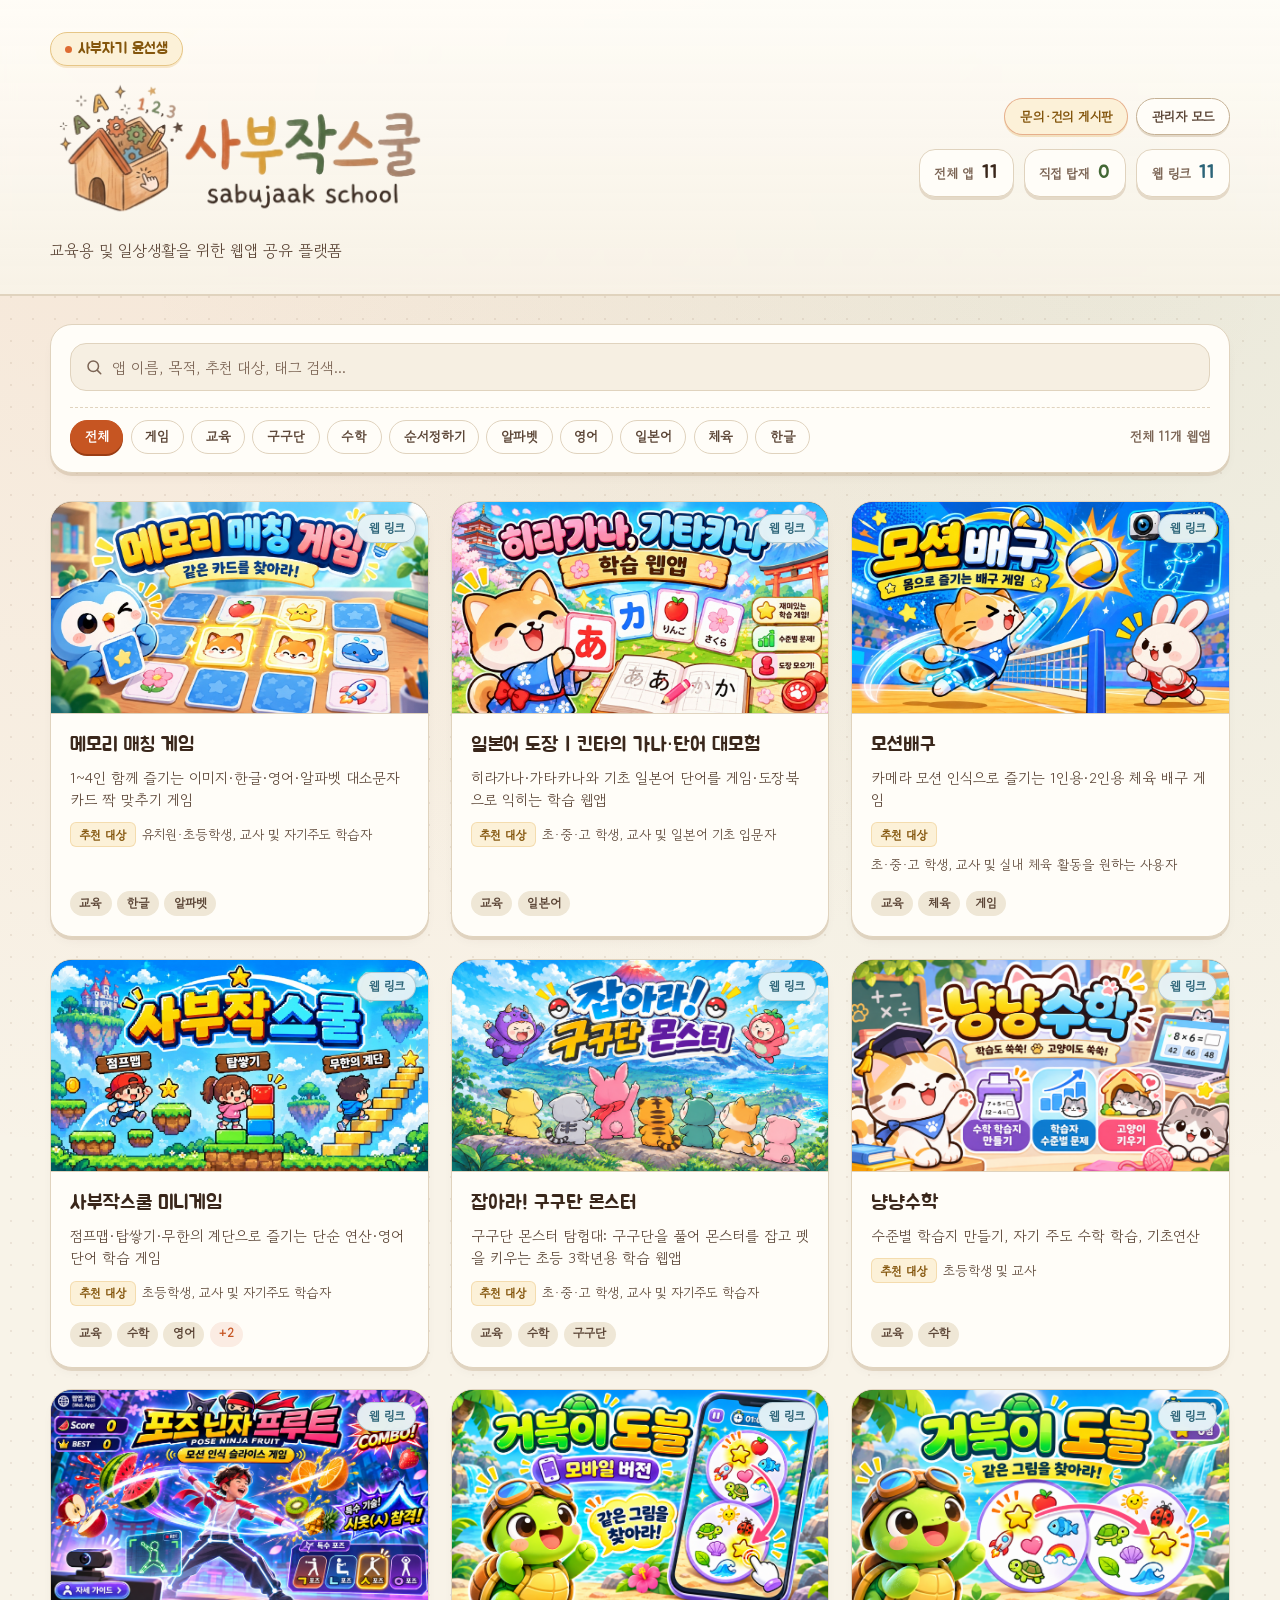
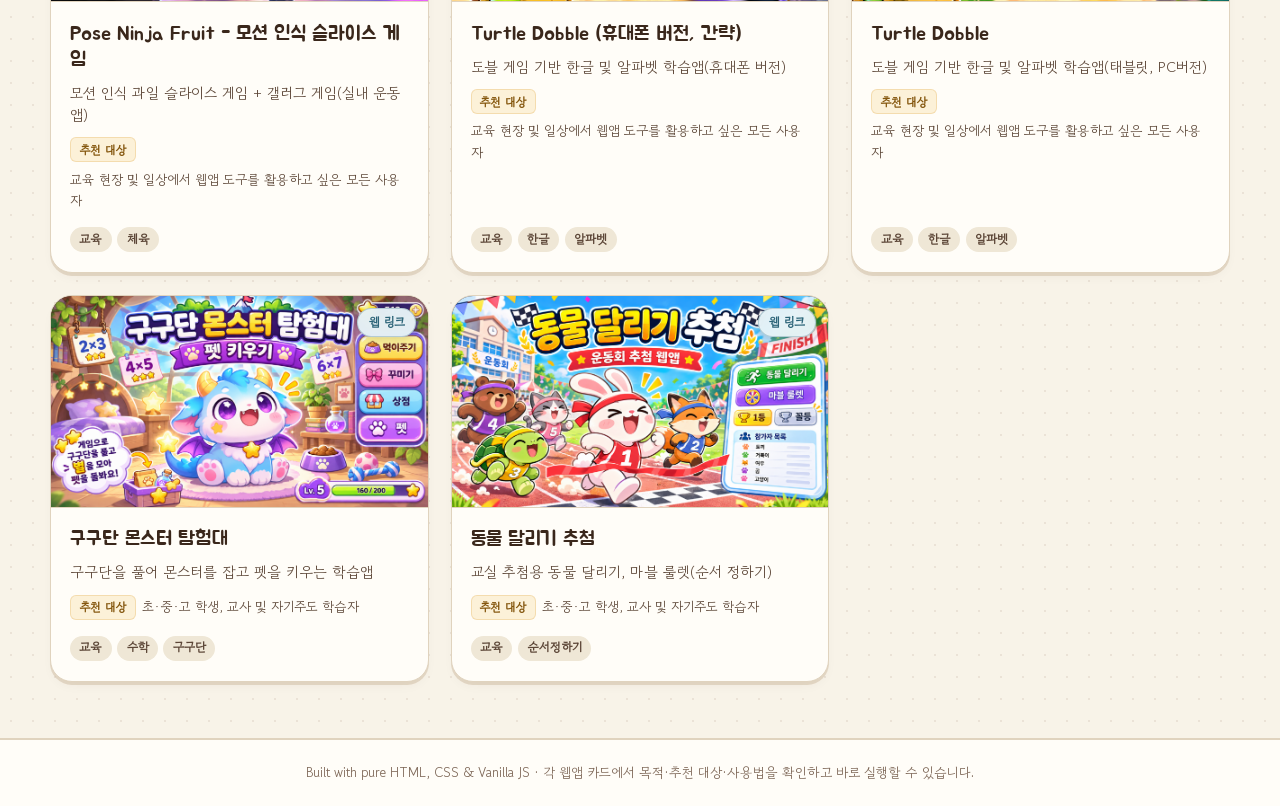
<file: index.html>
<!DOCTYPE html>
<html lang="ko">
<head>
  <meta charset="UTF-8" />
  <meta name="viewport" content="width=device-width, initial-scale=1.0" />
  <title>사부작스쿨</title>
  <meta name="description" content="교육용 및 일상생활을 위한 웹앱 공유 플랫폼" />
  <meta name="robots" content="noai, noimageai" />
  <meta name="googlebot" content="noai, noimageai" />
  <meta property="og:type" content="website" />
  <meta property="og:title" content="사부작스쿨" />
  <meta property="og:description" content="교육용 및 일상생활을 위한 웹앱 공유 플랫폼" />
  <link rel="preconnect" href="https://fonts.googleapis.com" />
  <link rel="preconnect" href="https://fonts.gstatic.com" crossorigin />
  <link rel="stylesheet" href="https://fonts.googleapis.com/css2?family=Gowun+Dodum&family=Jua&display=swap" />
  <link rel="stylesheet" href="./css/styles.css" />
  <link rel="stylesheet" href="./css/theme-craft.css" />
  <script defer src="./data/apps.js"></script>
  <script defer src="./js/state.js"></script>
  <script defer src="./js/render.js"></script>
  <script defer src="./js/viewer.js"></script>
  <script defer src="./js/recommender.js"></script>
  <script defer src="./js/github-sync.js"></script>
  <script defer src="./js/firebase-sync.js"></script>
  <script defer src="./js/admin.js"></script>
  <script defer src="./js/board.js"></script>
  <script defer src="./js/app.js"></script>
</head>
<body>
  <div class="page-shell">
    <header id="site-header" class="site-header"></header>

    <main id="main-content" class="portfolio-main">
      <div id="draft-banner" class="draft-banner" hidden></div>

      <section class="controls-bar" aria-label="웹앱 검색 및 필터">
        <div class="controls-top">
          <div class="search-field">
            <label for="search-input" class="sr-only">웹앱 검색</label>
            <svg class="search-icon" viewBox="0 0 24 24" width="18" height="18" aria-hidden="true" focusable="false">
              <circle cx="11" cy="11" r="7" fill="none" stroke="currentColor" stroke-width="2" />
              <line x1="16.5" y1="16.5" x2="21" y2="21" stroke="currentColor" stroke-width="2" stroke-linecap="round" />
            </svg>
            <input
              id="search-input"
              class="search-input"
              type="search"
              placeholder="앱 이름, 목적, 추천 대상, 태그 검색..."
              autocomplete="off"
            />
          </div>

          <div class="launch-filter-group" role="group" aria-label="실행 방식 필터">
            <button type="button" class="launch-filter-btn is-active" data-launch-filter="all" aria-pressed="true">전체</button>
            <button type="button" class="launch-filter-btn" data-launch-filter="embedded" aria-pressed="false">직접 탑재</button>
            <button type="button" class="launch-filter-btn" data-launch-filter="external" aria-pressed="false">웹 링크</button>
          </div>
        </div>

        <div class="controls-bottom">
          <div id="tag-filters" class="tag-filters" aria-label="태그 필터"></div>
          <p id="apps-count" class="apps-count" aria-live="polite"></p>
        </div>
      </section>

      <section class="showcase-section" aria-label="웹앱 쇼케이스">
        <div id="app-grid" class="app-grid"></div>
      </section>
    </main>

    <footer class="site-footer">
      <p class="footer-note">Built with pure HTML, CSS &amp; Vanilla JS · 각 웹앱 카드에서 목적·추천 대상·사용법을 확인하고 바로 실행할 수 있습니다.</p>
    </footer>
  </div>

  <div id="detail-modal" class="detail-modal" hidden aria-hidden="true"></div>

  <div id="board-modal" class="modal-overlay" hidden aria-hidden="true"></div>

  <div id="admin-modal" class="modal-overlay" hidden aria-hidden="true"></div>

  <div
    id="viewer-overlay"
    class="viewer-overlay"
    hidden
    aria-hidden="true"
    role="dialog"
    aria-modal="true"
    aria-labelledby="viewer-app-title"
  >
    <header class="viewer-toolbar">
      <div class="viewer-toolbar-left">
        <button id="viewer-back" type="button" class="viewer-btn viewer-back-btn">← 상세로</button>
        <h2 id="viewer-app-title" class="viewer-app-title"></h2>
      </div>

      <div class="viewer-toolbar-right">
        <div class="viewer-device-group" role="group" aria-label="미리보기 화면 크기">
          <button id="viewer-device-desktop" type="button" class="viewer-device-btn is-active" aria-pressed="true">데스크톱</button>
          <button id="viewer-device-mobile" type="button" class="viewer-device-btn" aria-pressed="false">모바일</button>
        </div>
        <button id="viewer-copy-share" type="button" class="viewer-btn">공유 링크 복사</button>
        <a id="viewer-open-external" class="viewer-btn viewer-external-link" target="_blank" rel="noopener noreferrer">새 탭으로 열기</a>
        <button id="viewer-close" type="button" class="viewer-btn viewer-close-btn" aria-label="뷰어 닫기">닫기</button>
      </div>
    </header>

    <div class="viewer-hint" role="note">화면이 표시되지 않으면 '새 탭으로 열기'를 눌러주세요</div>

    <div class="viewer-stage-wrap">
      <div id="viewer-stage" class="viewer-frame-stage">
        <iframe
          id="viewer-iframe"
          class="viewer-iframe"
          src="about:blank"
          loading="eager"
          sandbox="allow-scripts allow-same-origin allow-forms allow-popups allow-modals allow-downloads"
          referrerpolicy="strict-origin-when-cross-origin"
        ></iframe>
      </div>
    </div>
  </div>

  <div id="toast" class="toast" role="status" aria-live="polite" hidden></div>

  <script>
    (function () {
      function enhanceCraftLogo() {
        var header = document.getElementById("site-header");
        if (!header) {
          return;
        }
        var titleEl = header.querySelector("h1.hero-title");
        if (!titleEl || titleEl.classList.contains("is-craft-logo")) {
          return;
        }
        var label = (titleEl.textContent || "사부작스쿨").trim() || "사부작스쿨";
        var img = document.createElement("img");
        img.className = "craft-hero-logo";
        img.src = "./assets/sabujaak-logo.png";
        img.alt = label;
        img.addEventListener("error", function () {
          titleEl.classList.remove("is-craft-logo");
          titleEl.textContent = label;
        });

        var sr = document.createElement("span");
        sr.className = "sr-only";
        sr.textContent = label;

        titleEl.classList.add("is-craft-logo");
        titleEl.replaceChildren(img, sr);
      }

      document.addEventListener("DOMContentLoaded", function () {
        enhanceCraftLogo();
        var header = document.getElementById("site-header");
        if (header && typeof MutationObserver === "function") {
          var observer = new MutationObserver(enhanceCraftLogo);
          observer.observe(header, { childList: true });
        }
      });
    })();
  </script>
</body>
</html>
</file>
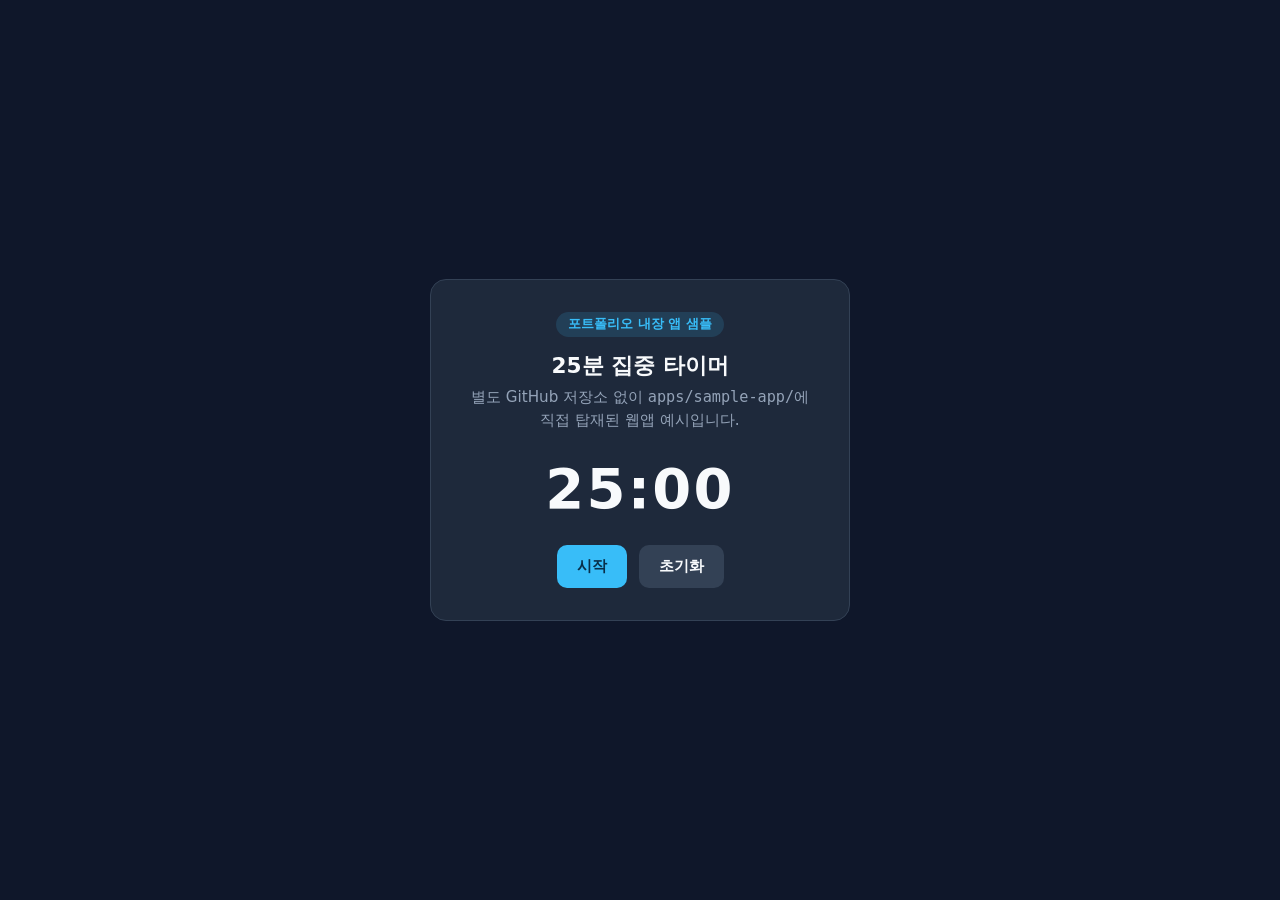
<file: apps/sample-app/index.html>
<!DOCTYPE html>
<html lang="ko">
<head>
  <meta charset="UTF-8" />
  <meta name="viewport" content="width=device-width, initial-scale=1.0" />
  <title>샘플 내장 앱 - 25분 집중 타이머</title>
  <style>
    :root {
      color-scheme: dark;
      --bg: #0f172a;
      --card: #1e293b;
      --border: #334155;
      --text: #f8fafc;
      --muted: #94a3b8;
      --accent: #38bdf8;
      --accent-ink: #082f49;
    }

    * {
      box-sizing: border-box;
    }

    body {
      margin: 0;
      min-height: 100vh;
      display: grid;
      place-items: center;
      background: var(--bg);
      color: var(--text);
      font-family: system-ui, -apple-system, BlinkMacSystemFont, "Segoe UI", sans-serif;
      padding: 1.5rem;
    }

    .panel {
      width: min(420px, 100%);
      background: var(--card);
      border: 1px solid var(--border);
      border-radius: 16px;
      padding: 2rem;
      text-align: center;
    }

    .badge {
      display: inline-block;
      padding: 0.25rem 0.75rem;
      border-radius: 999px;
      background: rgba(56, 189, 248, 0.15);
      color: var(--accent);
      font-size: 0.8rem;
      font-weight: 600;
    }

    h1 {
      margin: 0.9rem 0 0.35rem;
      font-size: 1.35rem;
    }

    p {
      margin: 0 0 1.5rem;
      color: var(--muted);
      font-size: 0.95rem;
      line-height: 1.5;
    }

    .time {
      font-size: 3.5rem;
      font-weight: 800;
      letter-spacing: 0.04em;
      font-variant-numeric: tabular-nums;
      margin: 1rem 0 1.5rem;
    }

    .actions {
      display: flex;
      gap: 0.75rem;
      justify-content: center;
    }

    button {
      border: 0;
      border-radius: 10px;
      padding: 0.7rem 1.25rem;
      font-size: 0.95rem;
      font-weight: 600;
      cursor: pointer;
    }

    button:focus-visible {
      outline: 2px solid var(--accent);
      outline-offset: 2px;
    }

    .primary {
      background: var(--accent);
      color: var(--accent-ink);
    }

    .secondary {
      background: var(--border);
      color: var(--text);
    }
  </style>
</head>
<body>
  <main class="panel">
    <span class="badge">포트폴리오 내장 앱 샘플</span>
    <h1>25분 집중 타이머</h1>
    <p>별도 GitHub 저장소 없이 <code>apps/sample-app/</code>에 직접 탑재된 웹앱 예시입니다.</p>
    <div id="display" class="time" aria-live="polite">25:00</div>
    <div class="actions">
      <button id="toggleBtn" class="primary" type="button">시작</button>
      <button id="resetBtn" class="secondary" type="button">초기화</button>
    </div>
  </main>

  <script>
    (function () {
      const DEFAULT_SECONDS = 25 * 60;
      let remaining = DEFAULT_SECONDS;
      let timerId = null;

      const display = document.getElementById("display");
      const toggleBtn = document.getElementById("toggleBtn");
      const resetBtn = document.getElementById("resetBtn");

      function render() {
        const min = String(Math.floor(remaining / 60)).padStart(2, "0");
        const sec = String(remaining % 60).padStart(2, "0");
        display.textContent = min + ":" + sec;
      }

      function stop() {
        if (timerId !== null) {
          clearInterval(timerId);
          timerId = null;
        }
        toggleBtn.textContent = "시작";
      }

      toggleBtn.addEventListener("click", function () {
        if (timerId !== null) {
          stop();
          return;
        }
        if (remaining <= 0) {
          remaining = DEFAULT_SECONDS;
          render();
        }
        toggleBtn.textContent = "일시정지";
        timerId = setInterval(function () {
          if (remaining > 0) {
            remaining -= 1;
            render();
            if (remaining === 0) {
              stop();
            }
          } else {
            stop();
          }
        }, 1000);
      });

      resetBtn.addEventListener("click", function () {
        stop();
        remaining = DEFAULT_SECONDS;
        render();
      });

      render();
    })();
  </script>
</body>
</html>
</file>
<file: css/styles.css>
:root {
  color-scheme: light;
  --bg: #f8fafc;
  --surface: #ffffff;
  --surface-muted: #f1f5f9;
  --surface-tint: #eef2ff;
  --ink: #0f172a;
  --ink-secondary: #334155;
  --ink-muted: #64748b;
  --border: #e2e8f0;
  --border-strong: #cbd5e1;
  --accent: #4f46e5;
  --accent-hover: #4338ca;
  --accent-soft: #eef2ff;
  --accent-ink: #ffffff;
  --sky: #0284c7;
  --sky-soft: #f0f9ff;
  --sky-ink: #0369a1;
  --emerald-soft: #ecfdf5;
  --emerald-ink: #047857;
  --shadow-sm: 0 1px 2px rgba(15, 23, 42, 0.05);
  --shadow-md: 0 8px 24px -6px rgba(15, 23, 42, 0.08), 0 2px 6px -1px rgba(15, 23, 42, 0.04);
  --shadow-lg: 0 24px 48px -12px rgba(15, 23, 42, 0.18), 0 8px 18px -6px rgba(15, 23, 42, 0.08);
  --radius-sm: 8px;
  --radius-md: 14px;
  --radius-lg: 20px;
  --radius-pill: 999px;
  --container-max: 1180px;
  --font-sans: "Pretendard Variable", "Pretendard", "SUIT", "Noto Sans KR", system-ui, -apple-system, BlinkMacSystemFont, "Segoe UI", sans-serif;
  --transition-fast: 160ms cubic-bezier(0.22, 1, 0.36, 1);
  --transition-base: 220ms cubic-bezier(0.22, 1, 0.36, 1);
}

*,
*::before,
*::after {
  box-sizing: border-box;
}

[hidden] {
  display: none !important;
}

html {
  -webkit-text-size-adjust: 100%;
  scroll-behavior: smooth;
}

body {
  margin: 0;
  min-height: 100vh;
  background-color: var(--bg);
  background-image:
    radial-gradient(circle at 12% 0%, rgba(79, 70, 229, 0.08), transparent 42%),
    radial-gradient(circle at 88% 4%, rgba(2, 132, 199, 0.08), transparent 38%);
  color: var(--ink);
  font-family: var(--font-sans);
  line-height: 1.6;
  -webkit-font-smoothing: antialiased;
}

body.has-overlay {
  overflow: hidden;
}

img {
  display: block;
  max-width: 100%;
}

button,
input,
textarea,
select,
a {
  font: inherit;
}

:focus-visible {
  outline: 2.5px solid var(--accent);
  outline-offset: 2px;
}

.sr-only {
  position: absolute;
  width: 1px;
  height: 1px;
  padding: 0;
  margin: -1px;
  overflow: hidden;
  clip: rect(0, 0, 0, 0);
  white-space: nowrap;
  border: 0;
}

.page-shell {
  min-height: 100vh;
  display: flex;
  flex-direction: column;
}

/* Header / Hero */
.site-header {
  border-bottom: 1px solid var(--border);
  background: linear-gradient(180deg, rgba(255, 255, 255, 0.92) 0%, rgba(248, 250, 252, 0.85) 100%);
  backdrop-filter: blur(8px);
}

.hero-inner {
  width: min(var(--container-max), 100% - 2rem);
  margin: 0 auto;
  padding: 2.5rem 0 2.1rem;
  display: flex;
  flex-wrap: wrap;
  align-items: flex-end;
  justify-content: space-between;
  gap: 1.5rem 2rem;
}

.hero-copy {
  flex: 1 1 460px;
  min-width: 0;
}

.hero-meta {
  display: flex;
  flex-wrap: wrap;
  align-items: center;
  gap: 0.6rem;
  margin-bottom: 0.7rem;
}

.hero-owner {
  display: inline-flex;
  align-items: center;
  padding: 0.24rem 0.72rem;
  border-radius: var(--radius-pill);
  background: var(--surface);
  border: 1px solid var(--border);
  color: var(--ink-secondary);
  font-size: 0.82rem;
  font-weight: 600;
}

.hero-contact {
  display: inline-flex;
  align-items: center;
  padding: 0.24rem 0.75rem;
  border-radius: var(--radius-pill);
  background: var(--accent-soft);
  color: var(--accent);
  font-size: 0.82rem;
  font-weight: 600;
  text-decoration: none;
  transition: background-color var(--transition-fast), color var(--transition-fast);
}

.hero-contact:hover {
  background: var(--accent);
  color: var(--accent-ink);
}

.hero-title {
  margin: 0;
  font-size: clamp(1.85rem, 3.4vw, 2.65rem);
  font-weight: 800;
  letter-spacing: -0.03em;
  line-height: 1.15;
  color: var(--ink);
}

.hero-subtitle {
  margin: 0.75rem 0 0;
  max-width: 62ch;
  font-size: 1.02rem;
  color: var(--ink-secondary);
}

.hero-side {
  display: flex;
  flex-direction: column;
  align-items: flex-end;
  gap: 0.85rem;
}

.hero-top-actions {
  display: flex;
  flex-wrap: wrap;
  align-items: center;
  justify-content: flex-end;
  gap: 0.5rem;
}

.btn-board-entry,
.btn-admin-entry,
.btn-admin-lock {
  display: inline-flex;
  align-items: center;
  justify-content: center;
  padding: 0.44rem 0.9rem;
  border-radius: var(--radius-pill);
  font-size: 0.82rem;
  font-weight: 700;
  cursor: pointer;
  transition: background-color var(--transition-fast), border-color var(--transition-fast), color var(--transition-fast), transform var(--transition-fast);
}

.btn-board-entry {
  border: 1px solid rgba(198, 85, 34, 0.35);
  background: var(--accent-soft);
  color: var(--accent);
  box-shadow: var(--shadow-sm);
}

.btn-board-entry:hover {
  border-color: var(--accent);
  background: var(--accent);
  color: var(--accent-ink);
  transform: translateY(-1px);
}

.btn-admin-entry {
  border: 1px solid var(--border-strong);
  background: var(--surface);
  color: var(--ink-secondary);
  box-shadow: var(--shadow-sm);
}

.btn-admin-entry:hover {
  border-color: var(--accent);
  color: var(--accent);
  background: var(--accent-soft);
}

.btn-admin-lock {
  border: 1px solid rgba(220, 38, 38, 0.28);
  background: #fef2f2;
  color: #b91c1c;
}

.btn-admin-lock:hover {
  background: #fee2e2;
  border-color: rgba(220, 38, 38, 0.45);
}

.hero-stats {
  display: flex;
  flex-wrap: wrap;
  gap: 0.65rem;
}

.stat-badge {
  display: inline-flex;
  align-items: center;
  gap: 0.5rem;
  padding: 0.5rem 0.9rem;
  border-radius: var(--radius-md);
  background: var(--surface);
  border: 1px solid var(--border);
  box-shadow: var(--shadow-sm);
}

.stat-label {
  font-size: 0.82rem;
  font-weight: 600;
  color: var(--ink-muted);
}

.stat-value {
  font-size: 1.05rem;
  font-weight: 800;
  font-variant-numeric: tabular-nums;
  color: var(--ink);
}

.stat-badge.is-embedded .stat-value {
  color: var(--emerald-ink);
}

.stat-badge.is-external .stat-value {
  color: var(--sky-ink);
}

.stat-badge.is-views .stat-value {
  color: var(--accent);
}

/* Main Layout */
.portfolio-main {
  flex: 1 0 auto;
  width: min(var(--container-max), 100% - 2rem);
  margin: 0 auto;
  padding: 1.75rem 0 3.5rem;
}

.draft-banner {
  display: flex;
  flex-wrap: wrap;
  align-items: center;
  justify-content: space-between;
  gap: 0.75rem 1rem;
  padding: 0.85rem 1.1rem;
  margin-bottom: 1.25rem;
  border-radius: var(--radius-md);
  background: #fffbeb;
  border: 1px solid #fde68a;
  color: #92400e;
  font-size: 0.88rem;
  font-weight: 600;
}

.btn-reset-draft {
  padding: 0.4rem 0.85rem;
  font-size: 0.82rem;
}

/* Controls Bar */
.controls-bar {
  display: flex;
  flex-direction: column;
  gap: 1rem;
  padding: 1.1rem 1.2rem;
  margin-bottom: 1.75rem;
  background: var(--surface);
  border: 1px solid var(--border);
  border-radius: var(--radius-lg);
  box-shadow: var(--shadow-sm);
}

.controls-top {
  display: flex;
  flex-wrap: wrap;
  align-items: center;
  gap: 0.9rem;
}

.search-field {
  position: relative;
  flex: 1 1 280px;
  min-width: 0;
}

.search-icon {
  position: absolute;
  left: 0.9rem;
  top: 50%;
  transform: translateY(-50%);
  color: var(--ink-muted);
  pointer-events: none;
}

.search-input {
  width: 100%;
  padding: 0.68rem 0.95rem 0.68rem 2.55rem;
  border: 1px solid var(--border);
  border-radius: var(--radius-md);
  background: var(--bg);
  color: var(--ink);
  font-size: 0.95rem;
  transition: border-color var(--transition-fast), background-color var(--transition-fast), box-shadow var(--transition-fast);
}

.search-input::placeholder {
  color: var(--ink-muted);
}

.search-input:focus {
  outline: none;
  background: var(--surface);
  border-color: var(--accent);
  box-shadow: 0 0 0 3px rgba(79, 70, 229, 0.14);
}

.launch-filter-group {
  display: inline-flex;
  padding: 0.25rem;
  border-radius: var(--radius-md);
  background: var(--surface-muted);
  border: 1px solid var(--border);
  gap: 0.2rem;
}

.launch-filter-btn {
  border: 0;
  border-radius: 10px;
  padding: 0.48rem 0.95rem;
  background: transparent;
  color: var(--ink-secondary);
  font-size: 0.88rem;
  font-weight: 600;
  cursor: pointer;
  white-space: nowrap;
  transition: background-color var(--transition-fast), color var(--transition-fast), box-shadow var(--transition-fast);
}

.launch-filter-btn:hover {
  color: var(--ink);
}

.launch-filter-btn.is-active {
  background: var(--surface);
  color: var(--accent);
  box-shadow: var(--shadow-sm);
}

.controls-bottom {
  display: flex;
  flex-wrap: wrap;
  align-items: center;
  justify-content: space-between;
  gap: 0.75rem 1rem;
  padding-top: 0.75rem;
  border-top: 1px solid var(--border);
}

.tag-filters {
  display: flex;
  flex-wrap: wrap;
  gap: 0.45rem;
}

.filter-chip {
  border: 1px solid var(--border);
  border-radius: var(--radius-pill);
  padding: 0.34rem 0.85rem;
  background: var(--surface);
  color: var(--ink-secondary);
  font-size: 0.84rem;
  font-weight: 600;
  cursor: pointer;
  transition: background-color var(--transition-fast), border-color var(--transition-fast), color var(--transition-fast);
}

.filter-chip:hover {
  border-color: var(--border-strong);
  background: var(--surface-muted);
  color: var(--ink);
}

.filter-chip.is-active {
  background: var(--ink);
  border-color: var(--ink);
  color: #ffffff;
}

.apps-count {
  margin: 0;
  font-size: 0.84rem;
  font-weight: 600;
  color: var(--ink-muted);
  white-space: nowrap;
}

/* Showcase Grid */
.app-grid {
  display: grid;
  grid-template-columns: 1fr;
  gap: 1.35rem;
}

@media (min-width: 640px) {
  .app-grid {
    grid-template-columns: repeat(2, minmax(0, 1fr));
  }
}

@media (min-width: 1024px) {
  .app-grid {
    grid-template-columns: repeat(3, minmax(0, 1fr));
  }
}

.app-card {
  position: relative;
  display: flex;
  border-radius: var(--radius-lg);
  background: var(--surface);
  border: 1px solid var(--border);
  box-shadow: var(--shadow-sm);
  overflow: hidden;
  transition: transform var(--transition-base), box-shadow var(--transition-base), border-color var(--transition-base);
}

.app-card.is-featured {
  border-color: rgba(79, 70, 229, 0.32);
  box-shadow: 0 4px 18px -6px rgba(79, 70, 229, 0.16), var(--shadow-sm);
}

.app-card:hover {
  transform: translateY(-4px);
  box-shadow: var(--shadow-md);
  border-color: var(--border-strong);
}

.app-card.is-featured:hover {
  border-color: rgba(79, 70, 229, 0.55);
}

.app-card-trigger {
  width: 100%;
  padding: 0;
  margin: 0;
  border: 0;
  background: transparent;
  color: inherit;
  text-align: left;
  cursor: pointer;
  display: flex;
  flex-direction: column;
}

.app-card-trigger:focus-visible {
  outline-offset: -3px;
  border-radius: var(--radius-lg);
}

.app-card-thumb {
  position: relative;
  width: 100%;
  aspect-ratio: 16 / 9;
  overflow: hidden;
  background: #0f172a;
  border-bottom: 1px solid var(--border);
}

.thumb-ambient-bg {
  position: absolute;
  inset: -14px;
  width: calc(100% + 28px);
  max-width: none;
  height: calc(100% + 28px);
  object-fit: cover;
  filter: blur(18px) saturate(1.15) brightness(0.88);
  opacity: 0;
  pointer-events: none;
  transition: opacity var(--transition-base);
}

.is-contain-fit .thumb-ambient-bg {
  opacity: 1;
}

.app-card-img {
  position: relative;
  z-index: 1;
  width: 100%;
  height: 100%;
  object-fit: cover;
  transition: transform 320ms cubic-bezier(0.22, 1, 0.36, 1);
}

.is-contain-fit .app-card-img,
.is-contain-fit .modal-thumb-img {
  position: relative;
  z-index: 1;
  object-fit: contain;
  padding: 0.5rem;
}

.app-card:hover .app-card-img {
  transform: scale(1.03);
}

.launch-badge {
  display: inline-flex;
  align-items: center;
  padding: 0.24rem 0.66rem;
  border-radius: var(--radius-pill);
  font-size: 0.76rem;
  font-weight: 700;
  letter-spacing: -0.01em;
}

.app-card-thumb .launch-badge {
  position: absolute;
  top: 0.75rem;
  right: 0.75rem;
  z-index: 2;
  backdrop-filter: blur(6px);
  box-shadow: 0 2px 8px rgba(15, 23, 42, 0.16);
}

.launch-badge.is-embedded {
  background: rgba(236, 253, 245, 0.94);
  color: var(--emerald-ink);
  border: 1px solid rgba(4, 120, 87, 0.22);
}

.launch-badge.is-external {
  background: rgba(240, 249, 255, 0.94);
  color: var(--sky-ink);
  border: 1px solid rgba(3, 105, 161, 0.22);
}

.app-card-body {
  flex: 1 1 auto;
  display: flex;
  flex-direction: column;
  padding: 1.15rem 1.2rem 1.25rem;
  gap: 0.55rem;
}

.app-card-title {
  margin: 0;
  font-size: 1.12rem;
  font-weight: 750;
  letter-spacing: -0.015em;
  line-height: 1.35;
  color: var(--ink);
}

.app-card-tagline {
  margin: 0;
  font-size: 0.92rem;
  line-height: 1.5;
  color: var(--ink-secondary);
  display: -webkit-box;
  -webkit-line-clamp: 2;
  -webkit-box-orient: vertical;
  overflow: hidden;
}

.app-card-audience {
  margin: 0.15rem 0 0;
  display: flex;
  flex-wrap: wrap;
  align-items: baseline;
  gap: 0.4rem;
  font-size: 0.83rem;
  color: var(--ink-muted);
}

.audience-label {
  flex: 0 0 auto;
  padding: 0.12rem 0.48rem;
  border-radius: 6px;
  background: var(--surface-muted);
  color: var(--ink-secondary);
  font-size: 0.75rem;
  font-weight: 700;
}

.audience-text {
  color: var(--ink-secondary);
}

.app-card-footer {
  margin-top: auto;
  padding-top: 0.45rem;
  display: flex;
  align-items: center;
  justify-content: space-between;
  gap: 0.5rem;
}

.app-card-footer .app-card-tags {
  margin-top: 0;
  padding-top: 0;
}

.app-card-views {
  flex: 0 0 auto;
  font-size: 0.76rem;
  font-weight: 700;
  color: var(--ink-muted);
  white-space: nowrap;
}

.modal-views-badge {
  display: inline-flex;
  align-items: center;
  padding: 0.22rem 0.62rem;
  border-radius: var(--radius-pill);
  background: var(--surface-muted);
  color: var(--ink-secondary);
  font-size: 0.76rem;
  font-weight: 700;
}

.app-card-tags {
  margin-top: auto;
  padding-top: 0.45rem;
  display: flex;
  flex-wrap: wrap;
  gap: 0.35rem;
}

.tag-chip {
  display: inline-flex;
  align-items: center;
  padding: 0.18rem 0.58rem;
  border-radius: var(--radius-pill);
  background: var(--surface-muted);
  color: var(--ink-secondary);
  font-size: 0.76rem;
  font-weight: 600;
}

.tag-chip.is-overflow {
  background: var(--accent-soft);
  color: var(--accent);
}

/* Empty State */
.empty-state {
  grid-column: 1 / -1;
  text-align: center;
  padding: 3.5rem 1.5rem;
  border-radius: var(--radius-lg);
  background: var(--surface);
  border: 1px dashed var(--border-strong);
}

.empty-state-title {
  margin: 0;
  font-size: 1.15rem;
  font-weight: 700;
  color: var(--ink);
}

.empty-state-desc {
  margin: 0.5rem auto 1.25rem;
  max-width: 44ch;
  font-size: 0.94rem;
  color: var(--ink-muted);
}

.btn-reset-filters {
  border: 0;
  border-radius: var(--radius-md);
  padding: 0.65rem 1.25rem;
  background: var(--ink);
  color: #ffffff;
  font-size: 0.9rem;
  font-weight: 600;
  cursor: pointer;
  transition: background-color var(--transition-fast);
}

.btn-reset-filters:hover {
  background: var(--accent);
}

/* Footer */
.site-footer {
  border-top: 1px solid var(--border);
  background: var(--surface);
  padding: 1.4rem 1rem;
  text-align: center;
}

.footer-note {
  margin: 0;
  font-size: 0.84rem;
  color: var(--ink-muted);
}

/* Detail & Admin Modals */
.detail-modal,
.modal-overlay {
  position: fixed;
  inset: 0;
  z-index: 40;
  display: flex;
  align-items: center;
  justify-content: center;
  padding: 1rem;
}

.modal-backdrop {
  position: fixed;
  inset: 0;
  background: rgba(15, 23, 42, 0.56);
  backdrop-filter: blur(4px);
}

.modal-dialog {
  position: relative;
  z-index: 1;
  width: min(740px, 100%);
  max-height: min(90vh, 880px);
  overflow-y: auto;
  background: var(--surface);
  border: 1px solid var(--border);
  border-radius: var(--radius-lg);
  box-shadow: var(--shadow-lg);
  display: flex;
  flex-direction: column;
}

.modal-dialog > * {
  flex-shrink: 0;
}

.modal-close {
  position: sticky;
  top: 0.85rem;
  align-self: flex-end;
  z-index: 3;
  margin: 0.85rem 0.85rem -2.9rem 0;
  width: 2.35rem;
  height: 2.35rem;
  border: 1px solid rgba(255, 255, 255, 0.35);
  border-radius: 50%;
  background: rgba(15, 23, 42, 0.72);
  color: #ffffff;
  font-size: 1.35rem;
  line-height: 1;
  cursor: pointer;
  display: grid;
  place-items: center;
  backdrop-filter: blur(6px);
  transition: background-color var(--transition-fast), transform var(--transition-fast);
}

.modal-close:hover {
  background: #0f172a;
  transform: scale(1.05);
}

.modal-thumb-wrap {
  position: relative;
  width: 100%;
  aspect-ratio: 16 / 9;
  background: #0f172a;
  overflow: hidden;
  border-bottom: 1px solid var(--border);
}

.modal-thumb-img {
  position: relative;
  z-index: 1;
  width: 100%;
  height: 100%;
  object-fit: cover;
}

.modal-header-block {
  padding: 1.4rem 1.5rem 0.85rem;
  display: flex;
  flex-direction: column;
  gap: 0.5rem;
}

.modal-header-meta {
  display: flex;
  align-items: center;
  gap: 0.5rem;
}

.modal-title {
  margin: 0;
  font-size: clamp(1.35rem, 2.5vw, 1.7rem);
  font-weight: 800;
  letter-spacing: -0.02em;
  line-height: 1.25;
  color: var(--ink);
}

.modal-tagline {
  margin: 0;
  font-size: 0.98rem;
  color: var(--ink-secondary);
}

.modal-tags {
  display: flex;
  flex-wrap: wrap;
  gap: 0.4rem;
  margin-top: 0.25rem;
}

.modal-sections {
  padding: 0.5rem 1.5rem 1.25rem;
  display: flex;
  flex-direction: column;
  gap: 0.9rem;
}

.modal-section {
  padding: 0.95rem 1.05rem;
  border-radius: var(--radius-md);
  background: var(--bg);
  border: 1px solid var(--border);
}

.modal-section-heading {
  margin: 0 0 0.4rem;
  font-size: 0.84rem;
  font-weight: 800;
  letter-spacing: 0.01em;
  color: var(--accent);
}

.modal-section-text,
.modal-desc-text {
  margin: 0;
  font-size: 0.95rem;
  color: var(--ink-secondary);
  line-height: 1.65;
}

.modal-desc-list {
  margin: 0;
  padding-left: 1.15rem;
  color: var(--ink-secondary);
  font-size: 0.94rem;
  line-height: 1.65;
  display: flex;
  flex-direction: column;
  gap: 0.35rem;
}

.modal-actions {
  position: sticky;
  bottom: 0;
  padding: 1rem 1.5rem 1.2rem;
  background: rgba(255, 255, 255, 0.96);
  border-top: 1px solid var(--border);
  backdrop-filter: blur(8px);
  display: flex;
  flex-wrap: wrap;
  gap: 0.65rem;
}

.btn-primary,
.btn-secondary {
  display: inline-flex;
  align-items: center;
  justify-content: center;
  padding: 0.72rem 1.2rem;
  border-radius: var(--radius-md);
  font-size: 0.92rem;
  font-weight: 700;
  text-decoration: none;
  cursor: pointer;
  transition: background-color var(--transition-fast), border-color var(--transition-fast), color var(--transition-fast), transform var(--transition-fast);
}

.btn-primary {
  border: 0;
  background: var(--accent);
  color: var(--accent-ink);
}

.btn-primary:hover {
  background: var(--accent-hover);
}

.btn-secondary {
  border: 1px solid var(--border-strong);
  background: var(--surface);
  color: var(--ink);
}

.btn-secondary:hover {
  background: var(--surface-muted);
}

.btn-primary[aria-disabled="true"],
.btn-secondary[aria-disabled="true"] {
  opacity: 0.45;
  pointer-events: none;
}

/* Live Viewer Overlay */
.viewer-overlay {
  position: fixed;
  inset: 0;
  z-index: 60;
  display: flex;
  flex-direction: column;
  background: #0f172a;
  color: #f8fafc;
}

.viewer-toolbar {
  flex: 0 0 auto;
  display: flex;
  flex-wrap: wrap;
  align-items: center;
  justify-content: space-between;
  gap: 0.65rem 1rem;
  padding: 0.7rem 1rem;
  background: #0b1220;
  border-bottom: 1px solid rgba(148, 163, 184, 0.22);
}

.viewer-hint {
  flex: 0 0 auto;
  padding: 0.34rem 1rem;
  background: rgba(15, 23, 42, 0.94);
  border-bottom: 1px solid rgba(148, 163, 184, 0.16);
  color: #cbd5e1;
  font-size: 0.78rem;
  line-height: 1.35;
  text-align: center;
}

.viewer-toolbar-left,
.viewer-toolbar-right {
  display: flex;
  flex-wrap: wrap;
  align-items: center;
  gap: 0.55rem;
}

.viewer-toolbar-left {
  min-width: 0;
  flex: 1 1 220px;
}

.viewer-app-title {
  margin: 0;
  font-size: 0.98rem;
  font-weight: 700;
  color: #f8fafc;
  white-space: nowrap;
  overflow: hidden;
  text-overflow: ellipsis;
}

.viewer-btn,
.viewer-device-btn {
  display: inline-flex;
  align-items: center;
  justify-content: center;
  padding: 0.46rem 0.85rem;
  border-radius: 9px;
  border: 1px solid rgba(148, 163, 184, 0.28);
  background: rgba(30, 41, 59, 0.85);
  color: #e2e8f0;
  font-size: 0.84rem;
  font-weight: 600;
  text-decoration: none;
  cursor: pointer;
  white-space: nowrap;
  transition: background-color var(--transition-fast), border-color var(--transition-fast), color var(--transition-fast);
}

.viewer-btn:hover,
.viewer-device-btn:hover {
  background: #334155;
  color: #ffffff;
}

.viewer-device-group {
  display: inline-flex;
  padding: 0.18rem;
  border-radius: 10px;
  background: rgba(15, 23, 42, 0.9);
  border: 1px solid rgba(148, 163, 184, 0.22);
  gap: 0.2rem;
}

.viewer-device-btn {
  border: 0;
  background: transparent;
  padding: 0.36rem 0.72rem;
  border-radius: 7px;
}

.viewer-device-btn.is-active {
  background: var(--accent);
  color: #ffffff;
}

.viewer-close-btn {
  background: rgba(239, 68, 68, 0.16);
  border-color: rgba(248, 113, 113, 0.35);
  color: #fecaca;
}

.viewer-close-btn:hover {
  background: #dc2626;
  border-color: #dc2626;
  color: #ffffff;
}

.viewer-stage-wrap {
  flex: 1 1 auto;
  min-height: 0;
  display: flex;
  align-items: stretch;
  justify-content: center;
  padding: 0.75rem;
  background: #0f172a;
}

.viewer-frame-stage {
  width: 100%;
  height: 100%;
  background: #ffffff;
  border-radius: 12px;
  overflow: hidden;
  border: 1px solid rgba(148, 163, 184, 0.24);
  box-shadow: 0 20px 50px rgba(0, 0, 0, 0.45);
  transition: width var(--transition-base), border-radius var(--transition-base);
}

.viewer-frame-stage.is-mobile {
  width: min(390px, 100%);
  border-radius: 26px;
  border: 6px solid #334155;
}

.viewer-iframe {
  display: block;
  width: 100%;
  height: 100%;
  border: 0;
  background: #ffffff;
}

/* Toast Notification */
.toast {
  position: fixed;
  left: 50%;
  bottom: 1.5rem;
  transform: translateX(-50%);
  z-index: 80;
  padding: 0.7rem 1.2rem;
  border-radius: var(--radius-pill);
  background: #0f172a;
  color: #f8fafc;
  font-size: 0.88rem;
  font-weight: 600;
  box-shadow: var(--shadow-lg);
  border: 1px solid rgba(148, 163, 184, 0.28);
}

/* Admin Mode Modal & Panel */
#admin-modal.modal-overlay {
  z-index: 50;
}

.admin-auth-dialog {
  width: min(440px, 100%);
}

.admin-auth-box {
  padding: 2rem 1.65rem 1.65rem;
}

.admin-auth-title {
  margin: 0 0 0.4rem;
  font-size: 1.3rem;
  font-weight: 800;
  color: var(--ink);
}

.admin-auth-desc {
  margin: 0 0 1.15rem;
  font-size: 0.9rem;
  color: var(--ink-secondary);
}

.admin-auth-form {
  display: flex;
  flex-direction: column;
  gap: 0.75rem;
}

.admin-auth-actions {
  display: flex;
  justify-content: flex-end;
  gap: 0.6rem;
  margin-top: 0.35rem;
}

.admin-dialog {
  width: min(1060px, 100%);
  max-height: min(92vh, 920px);
  overflow: hidden;
}

.admin-panel-header {
  display: flex;
  align-items: center;
  justify-content: space-between;
  gap: 1rem;
  padding: 1.05rem 1.4rem;
  border-bottom: 1px solid var(--border);
  background: var(--surface);
}

.admin-panel-title-wrap {
  min-width: 0;
}

.admin-panel-title {
  margin: 0;
  font-size: 1.2rem;
  font-weight: 800;
  color: var(--ink);
}

.admin-panel-subtitle {
  margin: 0.2rem 0 0;
  font-size: 0.84rem;
  color: var(--ink-muted);
}

.admin-panel-header-actions {
  display: flex;
  align-items: center;
  gap: 0.65rem;
}

.admin-panel-header .admin-close-btn {
  position: static;
  margin: 0;
  background: var(--surface-muted);
  color: var(--ink);
  border: 1px solid var(--border-strong);
}

.admin-panel-header .admin-close-btn:hover {
  background: var(--ink);
  color: #ffffff;
}

.admin-auth-dialog .admin-close-btn {
  position: absolute;
  top: 0.85rem;
  right: 0.85rem;
  margin: 0;
  background: var(--surface-muted);
  color: var(--ink);
  border: 1px solid var(--border-strong);
}

.admin-layout {
  flex: 1 1 auto;
  min-height: 0;
  display: grid;
  grid-template-columns: 270px minmax(0, 1fr);
  overflow: hidden;
}

.admin-app-list {
  border-right: 1px solid var(--border);
  background: var(--bg);
  padding: 1rem;
  overflow-y: auto;
  display: flex;
  flex-direction: column;
  gap: 0.75rem;
}

.admin-app-list-header {
  display: flex;
  align-items: center;
  justify-content: space-between;
  gap: 0.5rem;
}

.admin-new-app-btn {
  padding: 0.38rem 0.72rem;
  font-size: 0.8rem;
}

.admin-app-list-items {
  display: flex;
  flex-direction: column;
  gap: 0.5rem;
}

.admin-app-list-empty {
  margin: 0.5rem 0;
  font-size: 0.84rem;
  color: var(--ink-muted);
}

.admin-app-item {
  display: flex;
  align-items: stretch;
  gap: 0.35rem;
}

.admin-app-item-select {
  flex: 1 1 auto;
  min-width: 0;
  text-align: left;
  padding: 0.6rem 0.75rem;
  border-radius: var(--radius-sm);
  border: 1px solid var(--border);
  background: var(--surface);
  cursor: pointer;
  display: flex;
  flex-direction: column;
  gap: 0.15rem;
  transition: border-color var(--transition-fast), background-color var(--transition-fast);
}

.admin-app-item-select:hover {
  border-color: var(--accent);
}

.admin-app-item-select.is-active {
  border-color: var(--accent);
  background: var(--accent-soft);
}

.admin-app-item-title {
  font-size: 0.88rem;
  font-weight: 700;
  color: var(--ink);
  overflow: hidden;
  text-overflow: ellipsis;
  white-space: nowrap;
}

.admin-app-item-meta {
  font-size: 0.75rem;
  color: var(--ink-muted);
  overflow: hidden;
  text-overflow: ellipsis;
  white-space: nowrap;
}

.admin-app-delete-btn {
  flex: 0 0 auto;
  padding: 0 0.6rem;
  border-radius: var(--radius-sm);
  border: 1px solid rgba(220, 38, 38, 0.25);
  background: #fef2f2;
  color: #b91c1c;
  font-size: 0.78rem;
  font-weight: 700;
  cursor: pointer;
}

.admin-app-delete-btn:hover {
  background: #fee2e2;
  border-color: rgba(220, 38, 38, 0.45);
}

.admin-form {
  padding: 1.2rem 1.4rem;
  overflow-y: auto;
  display: flex;
  flex-direction: column;
  gap: 1.25rem;
}

.admin-form-section {
  display: flex;
  flex-direction: column;
  gap: 0.75rem;
  padding: 1rem 1.1rem;
  border-radius: var(--radius-md);
  background: var(--bg);
  border: 1px solid var(--border);
}

.admin-section-title {
  margin: 0;
  font-size: 0.94rem;
  font-weight: 800;
  color: var(--ink);
}

.admin-field {
  display: flex;
  flex-direction: column;
  gap: 0.32rem;
}

.admin-field-label {
  font-size: 0.82rem;
  font-weight: 700;
  color: var(--ink-secondary);
}

.admin-field-hint {
  margin: 0;
  font-size: 0.78rem;
  color: var(--ink-muted);
}

.admin-input,
.admin-textarea,
.admin-select {
  width: 100%;
  padding: 0.58rem 0.78rem;
  border: 1px solid var(--border-strong);
  border-radius: var(--radius-sm);
  background: var(--surface);
  color: var(--ink);
  font-size: 0.9rem;
}

.admin-textarea {
  resize: vertical;
  line-height: 1.5;
}

.admin-file-input {
  width: 100%;
  font-size: 0.84rem;
  color: var(--ink-secondary);
}

.admin-url-row {
  display: flex;
  flex-wrap: wrap;
  gap: 0.55rem;
}

.admin-url-row .admin-input {
  flex: 1 1 260px;
}

.admin-url-status,
.admin-github-status {
  margin: 0;
  font-size: 0.83rem;
  font-weight: 600;
  color: var(--ink-secondary);
}

.admin-url-status.is-ok,
.admin-github-status.is-ok {
  color: var(--emerald-ink);
}

.admin-url-status.is-warn {
  color: #b45309;
}

.admin-url-status.is-error,
.admin-github-status.is-error,
.admin-error-msg {
  margin: 0;
  font-size: 0.84rem;
  font-weight: 700;
  color: #b91c1c;
}

.admin-rec-box {
  padding: 0.95rem 1rem;
  border-radius: var(--radius-md);
  background: var(--surface);
  border: 1px solid rgba(79, 70, 229, 0.28);
  display: flex;
  flex-direction: column;
  gap: 0.7rem;
}

.admin-rec-header {
  display: flex;
  flex-wrap: wrap;
  align-items: center;
  justify-content: space-between;
  gap: 0.5rem;
}

.admin-rec-badge {
  display: inline-flex;
  padding: 0.2rem 0.65rem;
  border-radius: var(--radius-pill);
  background: var(--accent-soft);
  color: var(--accent);
  font-size: 0.78rem;
  font-weight: 700;
}

.admin-apply-rec-btn {
  padding: 0.45rem 0.95rem;
  font-size: 0.84rem;
}

.admin-rec-grid {
  margin: 0;
  display: grid;
  grid-template-columns: 95px minmax(0, 1fr);
  gap: 0.35rem 0.75rem;
  font-size: 0.84rem;
}

.admin-rec-grid dt {
  font-weight: 700;
  color: var(--ink-muted);
}

.admin-rec-grid dd {
  margin: 0;
  color: var(--ink-secondary);
}

.admin-rec-desc-list {
  margin: 0;
  padding-left: 1.1rem;
}

.admin-row-2 {
  display: grid;
  grid-template-columns: repeat(2, minmax(0, 1fr));
  gap: 0.75rem;
}

.admin-row-3 {
  display: grid;
  grid-template-columns: repeat(3, minmax(0, 1fr));
  gap: 0.75rem;
}

.admin-tag-add-row {
  display: flex;
  flex-wrap: wrap;
  gap: 0.5rem;
}

.admin-tag-add-row .admin-input {
  flex: 1 1 200px;
}

.admin-add-tag-btn {
  padding: 0.5rem 0.95rem;
  font-size: 0.85rem;
  white-space: nowrap;
}

.admin-tag-suggestions {
  display: flex;
  flex-wrap: wrap;
  gap: 0.4rem;
}

.admin-tag-chip {
  padding: 0.28rem 0.75rem;
  border-radius: var(--radius-pill);
  border: 1px solid var(--border-strong);
  background: var(--surface);
  color: var(--ink-secondary);
  font-size: 0.8rem;
  font-weight: 600;
  cursor: pointer;
}

.admin-tag-chip.is-active {
  background: var(--accent);
  border-color: var(--accent);
  color: #ffffff;
}

.admin-checkbox-label {
  display: inline-flex;
  align-items: center;
  gap: 0.5rem;
  font-size: 0.88rem;
  font-weight: 600;
  color: var(--ink-secondary);
  cursor: pointer;
}

.admin-thumb-grid {
  display: grid;
  grid-template-columns: minmax(0, 1.1fr) minmax(0, 1fr);
  gap: 1rem;
  align-items: start;
}

.admin-thumb-controls {
  display: flex;
  flex-direction: column;
  gap: 0.7rem;
}

.admin-thumb-file-note {
  font-size: 0.78rem;
  font-weight: 600;
  color: var(--emerald-ink);
}

.admin-thumb-preview-wrap {
  display: flex;
  flex-direction: column;
  gap: 0.35rem;
}

.admin-thumb-preview {
  border-radius: var(--radius-md);
  overflow: hidden;
  border: 1px solid var(--border-strong);
  background: #0f172a;
}

.admin-firebase-creds {
  display: flex;
  flex-direction: column;
  align-items: flex-start;
  gap: 0.7rem;
}

.admin-firebase-status-row {
  display: flex;
  flex-wrap: wrap;
  align-items: center;
  justify-content: space-between;
  gap: 0.5rem 0.8rem;
}

.admin-stats-header {
  display: flex;
  flex-wrap: wrap;
  align-items: center;
  justify-content: space-between;
  gap: 0.5rem;
}

.admin-stats-refresh-btn {
  padding: 0.35rem 0.78rem;
  font-size: 0.8rem;
}

.admin-stats-kpi-grid {
  display: grid;
  grid-template-columns: repeat(3, minmax(0, 1fr));
  gap: 0.6rem;
}

.admin-stats-kpi {
  display: flex;
  flex-direction: column;
  gap: 0.15rem;
  padding: 0.65rem 0.8rem;
  border-radius: var(--radius-sm);
  background: var(--surface);
  border: 1px solid var(--border);
}

.admin-stats-kpi.is-primary {
  background: var(--accent-soft);
  border-color: rgba(198, 85, 34, 0.28);
}

.admin-stats-kpi-label {
  font-size: 0.75rem;
  font-weight: 700;
  color: var(--ink-muted);
}

.admin-stats-kpi-value {
  font-size: 1.18rem;
  font-weight: 800;
  font-variant-numeric: tabular-nums;
  color: var(--ink);
}

.admin-stats-kpi.is-primary .admin-stats-kpi-value {
  color: var(--accent);
}

.admin-stats-list-wrap {
  display: flex;
  flex-direction: column;
  gap: 0.45rem;
}

.admin-stats-list {
  display: flex;
  flex-direction: column;
  gap: 0.42rem;
  max-height: 220px;
  overflow-y: auto;
  padding: 0.55rem 0.7rem;
  border-radius: var(--radius-sm);
  background: var(--surface);
  border: 1px solid var(--border);
}

.admin-stat-row {
  display: flex;
  flex-direction: column;
  gap: 0.22rem;
}

.admin-stat-row-top {
  display: flex;
  align-items: center;
  gap: 0.45rem;
  font-size: 0.83rem;
}

.admin-stat-rank {
  flex: 0 0 auto;
  min-width: 1.35rem;
  height: 1.35rem;
  border-radius: var(--radius-pill);
  background: var(--surface-muted);
  color: var(--ink-secondary);
  font-size: 0.74rem;
  font-weight: 700;
  display: inline-flex;
  align-items: center;
  justify-content: center;
}

.admin-stat-name {
  flex: 1 1 auto;
  min-width: 0;
  overflow: hidden;
  text-overflow: ellipsis;
  white-space: nowrap;
  font-weight: 600;
  color: var(--ink);
}

.admin-stat-count {
  flex: 0 0 auto;
  font-variant-numeric: tabular-nums;
  color: var(--ink-secondary);
}

.admin-stat-bar-track {
  width: 100%;
  height: 6px;
  border-radius: var(--radius-pill);
  background: var(--surface-muted);
  overflow: hidden;
}

.admin-stat-bar-fill {
  display: block;
  height: 100%;
  border-radius: var(--radius-pill);
  background: var(--accent);
}

.admin-stats-empty {
  margin: 0.35rem 0;
  font-size: 0.82rem;
  color: var(--ink-muted);
}

.admin-github-details {
  border: 1px solid var(--border);
  border-radius: var(--radius-md);
  background: var(--surface);
  padding: 0.85rem 1rem;
}

.admin-github-summary {
  font-size: 0.88rem;
  font-weight: 700;
  color: var(--ink);
  cursor: pointer;
}

.admin-github-fields {
  margin-top: 0.85rem;
  display: flex;
  flex-direction: column;
  gap: 0.75rem;
}

.admin-footer-actions {
  display: flex;
  flex-wrap: wrap;
  align-items: center;
  gap: 0.6rem;
  padding: 0.95rem 1.4rem;
  border-top: 1px solid var(--border);
  background: var(--surface);
}

.admin-reset-draft-btn {
  margin-left: auto;
}

/* Feedback Board Modal */
#board-modal.modal-overlay {
  z-index: 50;
}

.board-modal-dialog {
  width: min(880px, 100%);
  max-height: min(90vh, 780px);
  overflow: hidden;
}

.board-card-shell {
  flex: 1 1 auto;
  min-height: 0;
  display: flex;
  flex-direction: column;
  background: var(--surface);
  padding: 1.25rem 1.4rem;
}

.board-header {
  flex: 0 0 auto;
  display: flex;
  flex-wrap: wrap;
  align-items: flex-start;
  justify-content: space-between;
  gap: 0.75rem 1rem;
  padding-bottom: 1rem;
  border-bottom: 1px solid var(--border);
}

.board-header-info {
  min-width: 0;
  flex: 1 1 280px;
}

.board-title {
  margin: 0;
  font-size: 1.2rem;
  font-weight: 800;
  color: var(--ink);
}

.board-subtitle {
  margin: 0.3rem 0 0;
  font-size: 0.88rem;
  line-height: 1.45;
  color: var(--ink-secondary);
}

.board-header-actions {
  display: flex;
  align-items: center;
  gap: 0.5rem;
}

.board-count-badge {
  display: inline-flex;
  align-items: center;
  padding: 0.25rem 0.7rem;
  border-radius: var(--radius-pill);
  background: var(--accent-soft);
  color: var(--accent);
  font-size: 0.78rem;
  font-weight: 700;
}

.board-refresh-btn {
  padding: 0.32rem 0.75rem;
  border-radius: var(--radius-sm);
  border: 1px solid var(--border-strong);
  background: var(--surface);
  color: var(--ink-secondary);
  font-size: 0.8rem;
  font-weight: 600;
  cursor: pointer;
}

.board-refresh-btn:hover:not(:disabled) {
  border-color: var(--accent);
  color: var(--accent);
}

.board-header-actions .board-close-btn {
  position: static;
  margin: 0;
  width: 32px;
  height: 32px;
  background: var(--surface-muted);
  color: var(--ink);
  border: 1px solid var(--border-strong);
}

.board-header-actions .board-close-btn:hover {
  background: var(--ink);
  color: #ffffff;
}

.board-layout {
  flex: 1 1 auto;
  min-height: 0;
  overflow-y: auto;
  margin-top: 1.1rem;
  padding-right: 0.15rem;
  display: grid;
  grid-template-columns: minmax(260px, 320px) minmax(0, 1fr);
  gap: 1.1rem;
  align-items: start;
}

.board-form {
  display: flex;
  flex-direction: column;
  gap: 0.75rem;
  padding: 1rem;
  border-radius: var(--radius-md);
  background: var(--bg);
  border: 1px solid var(--border);
}

.board-field {
  display: flex;
  flex-direction: column;
  gap: 0.3rem;
}

.board-label {
  font-size: 0.82rem;
  font-weight: 700;
  color: var(--ink-secondary);
}

.board-optional {
  font-weight: 500;
  color: var(--ink-muted);
}

.board-required {
  color: var(--accent);
}

.board-input,
.board-textarea,
.board-reply-input {
  width: 100%;
  padding: 0.56rem 0.76rem;
  border: 1px solid var(--border-strong);
  border-radius: var(--radius-sm);
  background: var(--surface);
  color: var(--ink);
  font-size: 0.88rem;
  font-family: inherit;
}

.board-textarea,
.board-reply-input {
  resize: vertical;
  line-height: 1.5;
}

.board-input:focus-visible,
.board-textarea:focus-visible,
.board-reply-input:focus-visible {
  outline: 2px solid var(--accent);
  outline-offset: 1px;
}

.board-form-footer {
  display: flex;
  align-items: center;
  justify-content: space-between;
  gap: 0.65rem;
}

.board-char-count {
  font-size: 0.76rem;
  font-variant-numeric: tabular-nums;
  color: var(--ink-muted);
}

.board-submit-btn {
  padding: 0.52rem 1.05rem;
  font-size: 0.88rem;
}

.board-form-status {
  margin: 0;
  padding: 0.45rem 0.65rem;
  border-radius: var(--radius-sm);
  font-size: 0.82rem;
  font-weight: 600;
}

.board-form-status.is-error {
  background: #fef2f2;
  color: #b91c1c;
  border: 1px solid rgba(220, 38, 38, 0.22);
}

.board-form-status.is-success {
  background: var(--emerald-soft);
  color: var(--emerald-ink);
  border: 1px solid rgba(67, 104, 53, 0.2);
}

.board-list-wrap {
  display: flex;
  flex-direction: column;
  gap: 0.75rem;
  min-width: 0;
}

.board-list-status {
  margin: 0;
  padding: 0.9rem 1rem;
  border-radius: var(--radius-md);
  background: var(--bg);
  border: 1px dashed var(--border-strong);
  font-size: 0.86rem;
  color: var(--ink-muted);
  text-align: center;
}

.board-list {
  margin: 0;
  padding: 0;
  list-style: none;
  display: flex;
  flex-direction: column;
  gap: 0.68rem;
}

.board-post {
  padding: 0.85rem 1rem;
  border-radius: var(--radius-md);
  background: var(--bg);
  border: 1px solid var(--border);
  display: flex;
  flex-direction: column;
  gap: 0.45rem;
}

.board-post-top {
  display: flex;
  flex-wrap: wrap;
  align-items: center;
  justify-content: space-between;
  gap: 0.45rem;
}

.board-post-meta {
  display: flex;
  flex-wrap: wrap;
  align-items: center;
  gap: 0.55rem;
}

.board-post-author {
  font-size: 0.85rem;
  font-weight: 700;
  color: var(--ink);
}

.board-post-date {
  font-size: 0.75rem;
  color: var(--ink-muted);
  font-variant-numeric: tabular-nums;
}

.board-post-content {
  margin: 0;
  font-size: 0.9rem;
  line-height: 1.55;
  color: var(--ink-secondary);
  white-space: pre-wrap;
  overflow-wrap: anywhere;
}

.board-post-actions {
  display: inline-flex;
  align-items: center;
  gap: 0.35rem;
}

.board-action-btn {
  padding: 0.22rem 0.58rem;
  border-radius: var(--radius-sm);
  border: 1px solid var(--border-strong);
  background: var(--surface);
  color: var(--ink-secondary);
  font-size: 0.75rem;
  font-weight: 700;
  cursor: pointer;
}

.board-action-btn:hover:not(:disabled) {
  border-color: var(--accent);
  color: var(--accent);
}

.board-action-btn.is-danger {
  border-color: rgba(220, 38, 38, 0.28);
  background: #fef2f2;
  color: #b91c1c;
}

.board-action-btn.is-danger.is-confirming {
  background: #dc2626;
  border-color: #dc2626;
  color: #ffffff;
}

.board-post-reply {
  margin-top: 0.2rem;
  padding: 0.65rem 0.8rem;
  border-radius: var(--radius-sm);
  background: var(--surface);
  border: 1px solid var(--border);
  border-left: 3px solid var(--accent);
  display: flex;
  flex-direction: column;
  gap: 0.3rem;
}

.board-reply-head {
  display: flex;
  flex-wrap: wrap;
  align-items: center;
  gap: 0.45rem;
}

.board-reply-badge {
  display: inline-flex;
  padding: 0.12rem 0.5rem;
  border-radius: var(--radius-pill);
  background: var(--accent-soft);
  color: var(--accent);
  font-size: 0.72rem;
  font-weight: 700;
}

.board-reply-date {
  font-size: 0.72rem;
  color: var(--ink-muted);
}

.board-reply-text {
  margin: 0;
  font-size: 0.86rem;
  line-height: 1.5;
  color: var(--ink);
  white-space: pre-wrap;
  overflow-wrap: anywhere;
}

.board-reply-editor {
  margin-top: 0.35rem;
  display: flex;
  flex-direction: column;
  gap: 0.45rem;
}

.board-reply-editor-actions {
  display: flex;
  justify-content: flex-end;
  gap: 0.45rem;
}

.board-reply-save-btn,
.board-reply-cancel-btn {
  padding: 0.36rem 0.8rem;
  font-size: 0.8rem;
}

.board-more-wrap {
  display: flex;
  justify-content: center;
}

.board-more-btn {
  padding: 0.48rem 1rem;
  font-size: 0.84rem;
}

@media (max-width: 900px) {
  .board-layout {
    grid-template-columns: 1fr;
  }
}

@media (max-width: 820px) {
  .admin-layout {
    grid-template-columns: 1fr;
    overflow-y: auto;
  }

  .admin-app-list {
    border-right: 0;
    border-bottom: 1px solid var(--border);
    max-height: 220px;
  }

  .admin-form {
    overflow-y: visible;
  }

  .admin-row-2,
  .admin-row-3,
  .admin-thumb-grid {
    grid-template-columns: 1fr;
  }

  .admin-reset-draft-btn {
    margin-left: 0;
  }
}

@media (max-width: 639px) {
  .hero-inner {
    padding: 1.75rem 0 1.5rem;
  }

  .hero-side {
    width: 100%;
    align-items: flex-start;
  }

  .hero-top-actions {
    justify-content: flex-start;
  }

  .admin-stats-kpi-grid {
    grid-template-columns: 1fr;
  }

  .controls-bar {
    padding: 0.95rem;
  }

  .modal-header-block,
  .modal-sections,
  .modal-actions {
    padding-left: 1.1rem;
    padding-right: 1.1rem;
  }

  .viewer-hint {
    padding: 0.3rem 0.75rem;
    font-size: 0.74rem;
  }

  .viewer-stage-wrap {
    padding: 0.45rem;
  }
}

@media (prefers-reduced-motion: reduce) {
  html {
    scroll-behavior: auto;
  }

  *,
  *::before,
  *::after {
    animation-duration: 0.01ms !important;
    animation-iteration-count: 1 !important;
    transition-duration: 0.01ms !important;
  }

  .app-card:hover {
    transform: none;
  }

  .app-card:hover .app-card-img {
    transform: none;
  }
}
</file>
<file: css/theme-craft.css>
/*
 * 사부작스쿨(Sabujaak School) 크래프트 아틀리에 테스트 테마
 * 기존 css/styles.css 위에 따뜻한 크림 종이 · 우드 · 테라코타 · 세이지 그린 팔레트를 덮어씌웁니다.
 */

:root {
  color-scheme: light;
  --bg: #f8f3e8;
  --surface: #fffdf8;
  --surface-muted: #efe7d6;
  --surface-tint: #fbf1e3;
  --ink: #3a271b;
  --ink-secondary: #5c4637;
  --ink-muted: #7b6454;
  --border: #e0d3be;
  --border-strong: #c5b195;
  --accent: #c65522;
  --accent-hover: #ad4618;
  --accent-soft: #fbece3;
  --accent-ink: #ffffff;
  --ochre: #d99626;
  --ochre-soft: #fcf1d8;
  --ochre-ink: #84560d;
  --sky: #3b7d94;
  --sky-soft: #e7f3f7;
  --sky-ink: #2c6478;
  --emerald-soft: #eaf2e4;
  --emerald-ink: #436835;
  --shadow-sm: 0 3px 0 rgba(197, 177, 149, 0.42), 0 6px 14px -6px rgba(58, 39, 27, 0.08);
  --shadow-md: 0 5px 0 rgba(197, 177, 149, 0.55), 0 16px 28px -8px rgba(58, 39, 27, 0.14);
  --shadow-lg: 0 24px 48px -12px rgba(58, 39, 27, 0.26), 0 8px 18px -6px rgba(58, 39, 27, 0.14);
  --radius-sm: 10px;
  --radius-md: 16px;
  --radius-lg: 22px;
  --font-display: "Jua", "Pretendard Variable", "Noto Sans KR", system-ui, sans-serif;
  --font-sans: "Pretendard Variable", "Pretendard", "Gowun Dodum", "Noto Sans KR", system-ui, -apple-system, BlinkMacSystemFont, "Segoe UI", sans-serif;
}

body {
  background-color: var(--bg);
  background-image:
    radial-gradient(rgba(139, 108, 82, 0.12) 1px, transparent 1px),
    radial-gradient(circle at 12% 0%, rgba(222, 107, 50, 0.1), transparent 44%),
    radial-gradient(circle at 88% 8%, rgba(92, 125, 76, 0.09), transparent 40%);
  background-size: 22px 22px, 100% 100%, 100% 100%;
  color: var(--ink);
}

/* Header / Hero */
.site-header {
  border-bottom: 2px solid var(--border);
  background: linear-gradient(180deg, rgba(255, 253, 248, 0.94) 0%, rgba(248, 243, 232, 0.88) 100%);
}

.hero-inner {
  padding: 2rem 0 1.9rem;
  align-items: center;
}

.hero-meta {
  margin-bottom: 0.55rem;
}

.hero-owner {
  gap: 0.42rem;
  padding: 0.28rem 0.85rem;
  background: var(--ochre-soft);
  border: 1.5px solid #e6c687;
  color: var(--ochre-ink);
  font-family: var(--font-display);
  font-size: 0.92rem;
  font-weight: 400;
  box-shadow: 0 2px 0 rgba(217, 150, 38, 0.2);
}

.hero-owner::before {
  content: "";
  width: 7px;
  height: 7px;
  border-radius: 50%;
  background: #de6b32;
  flex-shrink: 0;
}

.hero-title {
  font-family: var(--font-display);
  font-weight: 400;
  letter-spacing: 0.01em;
}

.hero-title.is-craft-logo {
  display: inline-block;
  line-height: 0;
}

.craft-hero-logo {
  width: min(380px, 100%);
  height: auto;
}

.hero-subtitle {
  margin-top: 0.65rem;
  color: var(--ink-secondary);
  font-size: 1rem;
  font-weight: 500;
}

.btn-admin-entry {
  border: 1.5px solid var(--border-strong);
  background: var(--surface);
  color: var(--ink-secondary);
  box-shadow: 0 2px 0 rgba(197, 177, 149, 0.45);
}

.btn-board-entry {
  border: 1.5px solid rgba(198, 85, 34, 0.42);
  background: var(--ochre-soft);
  color: var(--ochre-ink);
  box-shadow: 0 2px 0 rgba(217, 150, 38, 0.24);
}

.btn-board-entry:hover {
  border-color: var(--accent);
  background: var(--accent);
  color: #fffdf8;
}

.btn-admin-entry:hover {
  border-color: var(--accent);
  color: var(--accent);
  background: var(--accent-soft);
}

.stat-badge {
  border: 1.5px solid var(--border);
  background: var(--surface);
  box-shadow: 0 3px 0 rgba(197, 177, 149, 0.42);
}

.stat-value {
  font-family: var(--font-display);
  font-weight: 400;
  font-size: 1.18rem;
}

.stat-badge.is-views {
  border-color: #e6c687;
  background: var(--ochre-soft);
}

.stat-badge.is-views .stat-value {
  color: var(--accent);
}

/* Controls */
.controls-bar {
  background: var(--surface);
  border: 1.5px solid var(--border);
  box-shadow: var(--shadow-sm);
}

.search-input {
  border: 1.5px solid var(--border);
  background: #f6efe2;
  color: var(--ink);
}

.search-input:focus {
  background: var(--surface);
  border-color: var(--accent);
  box-shadow: 0 0 0 3px rgba(198, 85, 34, 0.16);
}

.launch-filter-group {
  background: var(--surface-muted);
  border: 1.5px solid var(--border);
}

.launch-filter-btn.is-active {
  background: var(--surface);
  color: var(--accent);
  box-shadow: 0 2px 0 rgba(197, 177, 149, 0.45);
}

.controls-bottom {
  border-top: 1.5px dashed var(--border);
}

.filter-chip {
  border: 1.5px solid var(--border);
  background: var(--surface);
  color: var(--ink-secondary);
}

.filter-chip:hover {
  border-color: var(--border-strong);
  background: var(--ochre-soft);
  color: var(--ink);
}

.filter-chip.is-active {
  background: var(--accent);
  border-color: var(--accent);
  color: #ffffff;
  box-shadow: 0 2px 0 #9b3d14;
}

/* Cards */
.app-card {
  border: 1.5px solid var(--border);
  background: var(--surface);
  box-shadow: var(--shadow-sm);
}

.app-card:hover {
  transform: translateY(-4px);
  border-color: #d48862;
  box-shadow: var(--shadow-md);
}

.app-card.is-featured {
  border-color: #d99626;
  box-shadow: 0 4px 0 rgba(217, 150, 38, 0.35), 0 12px 24px -8px rgba(217, 150, 38, 0.18);
}

.app-card.is-featured:hover {
  border-color: var(--accent);
}

.app-card-thumb {
  background: #3a271b;
  border-bottom: 1.5px solid var(--border);
}

.app-card-thumb .launch-badge {
  box-shadow: 0 2px 8px rgba(58, 39, 27, 0.18);
}

.launch-badge.is-embedded {
  background: rgba(234, 242, 228, 0.96);
  color: var(--emerald-ink);
  border: 1px solid rgba(67, 104, 53, 0.28);
}

.launch-badge.is-external {
  background: rgba(231, 243, 247, 0.96);
  color: var(--sky-ink);
  border: 1px solid rgba(44, 100, 120, 0.26);
}

.app-card-title {
  font-family: var(--font-display);
  font-weight: 400;
  font-size: 1.24rem;
  letter-spacing: 0;
  line-height: 1.32;
}

.audience-label {
  background: var(--ochre-soft);
  color: var(--ochre-ink);
  border: 1px solid rgba(217, 150, 38, 0.24);
}

.tag-chip {
  background: var(--surface-muted);
  color: var(--ink-secondary);
}

.tag-chip.is-overflow {
  background: var(--accent-soft);
  color: var(--accent);
}

.app-card-views {
  padding: 0.16rem 0.55rem;
  border-radius: var(--radius-pill);
  background: var(--surface-muted);
  color: var(--ink-secondary);
}

.modal-views-badge {
  background: var(--ochre-soft);
  color: var(--ochre-ink);
  border: 1px solid rgba(217, 150, 38, 0.24);
}

.admin-stats-kpi.is-primary {
  background: var(--ochre-soft);
  border-color: #e6c687;
}

.admin-stats-kpi-value {
  font-family: var(--font-display);
  font-weight: 400;
}

.btn-reset-filters {
  background: var(--ink);
  color: #fffdf8;
}

.btn-reset-filters:hover {
  background: var(--accent);
}

/* Feedback Board Craft Theme */
.board-card-shell {
  background: var(--surface);
}

.board-title {
  font-family: var(--font-display);
  font-weight: 400;
  letter-spacing: 0.01em;
}

.board-form {
  background: var(--surface-tint);
  border: 1.5px solid var(--border);
}

.board-post {
  background: #faf5eb;
  border: 1.5px solid var(--border);
}

.board-post-reply {
  background: var(--surface);
  border: 1.5px solid var(--border);
  border-left: 4px solid var(--accent);
}

.board-count-badge {
  background: var(--ochre-soft);
  color: var(--ochre-ink);
  border: 1px solid rgba(217, 150, 38, 0.28);
}

/* Footer */
.site-footer {
  border-top: 2px solid var(--border);
  background: var(--surface);
}

/* Modals & Viewer */
.modal-backdrop {
  background: rgba(58, 39, 27, 0.56);
}

.modal-dialog {
  background: var(--surface);
  border: 2px solid var(--border);
}

.modal-close {
  background: rgba(58, 39, 27, 0.78);
}

.modal-close:hover {
  background: #3a271b;
}

.modal-thumb-wrap {
  background: #3a271b;
  border-bottom: 1.5px solid var(--border);
}

.modal-title {
  font-family: var(--font-display);
  font-weight: 400;
  letter-spacing: 0;
}

.modal-section {
  background: #faf5eb;
  border: 1.5px solid var(--border);
}

.modal-actions {
  background: rgba(255, 253, 248, 0.96);
  border-top: 1.5px solid var(--border);
}

.btn-primary {
  box-shadow: 0 3px 0 #9b3d14;
}

.btn-primary:hover {
  transform: translateY(-1px);
}

.btn-secondary {
  border: 1.5px solid var(--border-strong);
}

.viewer-overlay {
  background: #2b1d14;
}

.viewer-toolbar {
  background: #3a271b;
  border-bottom: 1px solid rgba(255, 253, 248, 0.14);
}

.toast {
  background: #3a271b;
  color: #fffdf8;
  border: 1px solid rgba(224, 211, 190, 0.25);
}

@media (max-width: 639px) {
  .craft-hero-logo {
    width: min(300px, 100%);
  }

  .hero-side {
    width: 100%;
    align-items: flex-start;
  }
}
</file>
